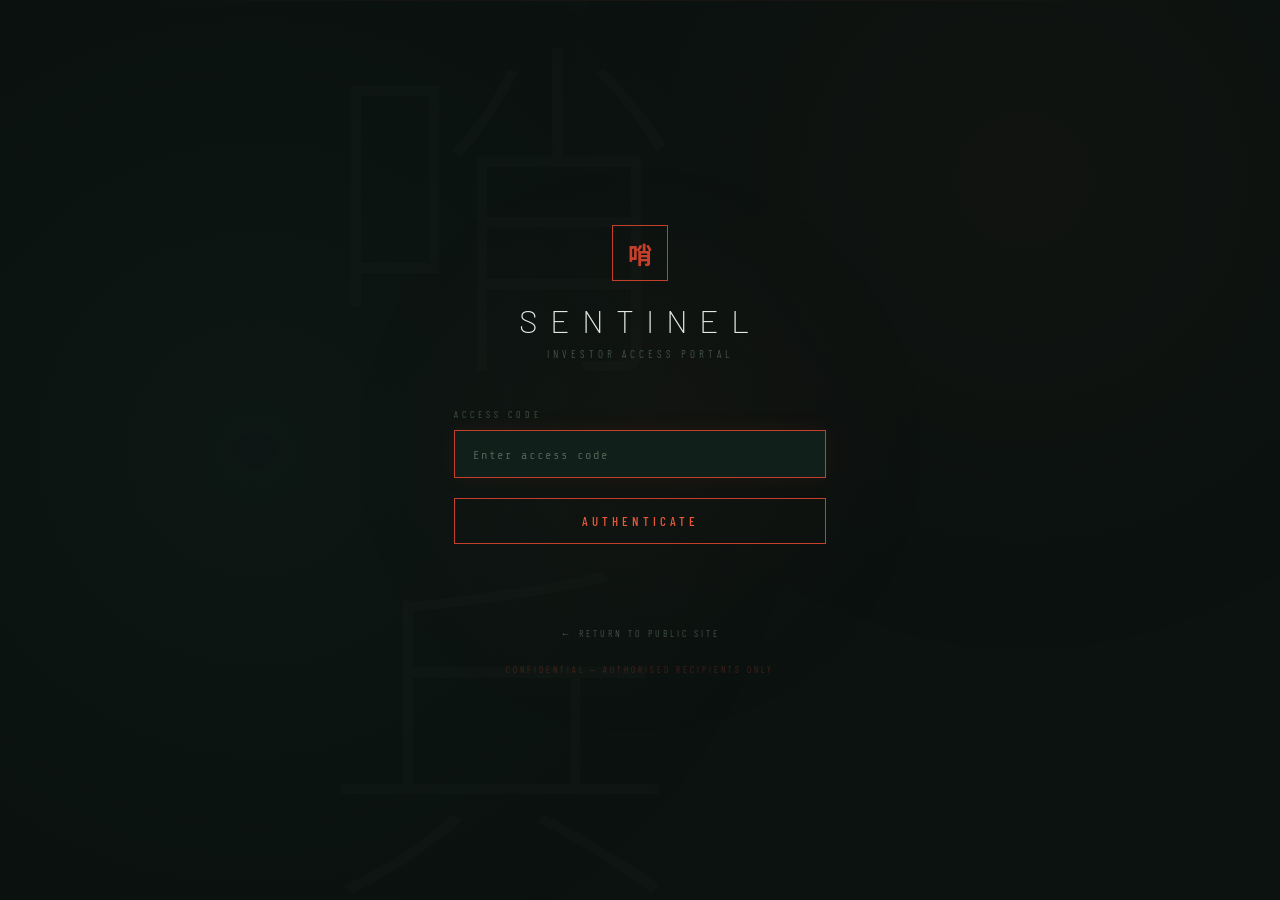
<file: gate.html>
<!DOCTYPE html>
<html lang="en">
<head>
<meta charset="UTF-8">
<meta name="viewport" content="width=device-width, initial-scale=1.0">
<title>Sentinel Robotics — Investor Access</title>
<link rel="stylesheet" href="css/sentinel.css">
<style>
body {
  height: 100vh;
  display: flex;
  flex-direction: column;
  overflow: hidden;
}

.gate-layout {
  flex: 1;
  display: flex;
  align-items: center;
  justify-content: center;
  position: relative;
}

.gate-layout::before {
  content: '';
  position: absolute;
  top: 50%;
  left: 50%;
  transform: translate(-50%, -50%);
  width: 600px;
  height: 600px;
  background: radial-gradient(circle, rgba(196, 64, 42, 0.04) 0%, transparent 70%);
  pointer-events: none;
}

.gate-kanji-bg {
  position: fixed;
  top: 50%;
  left: 50%;
  transform: translate(-50%, -50%);
  font-family: 'Noto Sans JP', sans-serif;
  font-weight: 100;
  font-size: min(40vw, 360px);
  color: rgba(255,255,255,0.015);
  user-select: none;
  pointer-events: none;
  letter-spacing: 20px;
}

.gate-box {
  width: 100%;
  max-width: 420px;
  padding: 0 24px;
  position: relative;
  z-index: 1;
}

.gate-brand {
  text-align: center;
  margin-bottom: 48px;
}

.gate-mark {
  width: 56px;
  height: 56px;
  border: 1px solid var(--accent);
  display: flex;
  align-items: center;
  justify-content: center;
  margin: 0 auto 20px;
  font-family: 'Noto Sans JP', sans-serif;
  font-weight: 700;
  font-size: 24px;
  color: var(--accent);
}

.gate-title {
  font-family: 'Barlow', sans-serif;
  font-weight: 200;
  font-size: 32px;
  letter-spacing: 12px;
  text-transform: uppercase;
  color: var(--fg);
  margin-bottom: 8px;
}

.gate-sub {
  font-family: 'Barlow Condensed', sans-serif;
  font-weight: 300;
  font-size: 11px;
  letter-spacing: 4px;
  text-transform: uppercase;
  color: var(--fg3);
}

.gate-form {
  margin-top: 0;
}

.gate-label {
  display: block;
  font-family: 'Barlow Condensed', sans-serif;
  font-weight: 300;
  font-size: 10px;
  letter-spacing: 4px;
  text-transform: uppercase;
  color: var(--fg3);
  margin-bottom: 10px;
}

.gate-input-wrap {
  position: relative;
  margin-bottom: 20px;
}

.gate-input {
  width: 100%;
  background: var(--bg2);
  border: 1px solid var(--rule2);
  color: var(--fg);
  font-family: 'Share Tech Mono', monospace;
  font-size: 16px;
  letter-spacing: 4px;
  padding: 14px 18px;
  outline: none;
  transition: border-color 0.3s;
}

.gate-input::placeholder {
  color: var(--fg3);
  letter-spacing: 2px;
  font-size: 12px;
}

.gate-input:focus {
  border-color: var(--accent);
  box-shadow: 0 0 20px rgba(196, 64, 42, 0.1);
}

.gate-input.error {
  border-color: var(--accent);
  animation: shake 0.4s ease;
}

@keyframes shake {
  0%, 100% { transform: translateX(0); }
  25% { transform: translateX(-6px); }
  75% { transform: translateX(6px); }
}

.gate-submit {
  width: 100%;
  background: transparent;
  border: 1px solid var(--accent);
  color: var(--accent2);
  font-family: 'Barlow Condensed', sans-serif;
  font-weight: 500;
  font-size: 13px;
  letter-spacing: 4px;
  text-transform: uppercase;
  padding: 14px;
  cursor: pointer;
  transition: all 0.3s;
}

.gate-submit:hover {
  background: var(--accent);
  color: var(--fg);
  box-shadow: 0 0 30px var(--accent-glow);
}

.gate-error {
  font-family: 'Barlow Condensed', sans-serif;
  font-weight: 300;
  font-size: 11px;
  letter-spacing: 3px;
  color: var(--accent);
  text-align: center;
  margin-top: 16px;
  opacity: 0;
  transition: opacity 0.3s;
}

.gate-error.visible {
  opacity: 1;
}

.gate-footer {
  text-align: center;
  margin-top: 48px;
}

.gate-footer a {
  font-family: 'Barlow Condensed', sans-serif;
  font-weight: 300;
  font-size: 10px;
  letter-spacing: 3px;
  text-transform: uppercase;
  color: var(--fg3);
  text-decoration: none;
  transition: color 0.2s;
}

.gate-footer a:hover {
  color: var(--fg2);
}

.gate-class {
  font-family: 'Barlow Condensed', sans-serif;
  font-weight: 300;
  font-size: 9px;
  letter-spacing: 3px;
  text-transform: uppercase;
  color: var(--accent);
  opacity: 0.4;
  text-align: center;
  margin-top: 24px;
}
</style>
</head>
<body>

<div class="scanline"></div>
<div class="gate-kanji-bg">哨兵</div>

<div class="gate-layout">
  <div class="gate-box">
    <div class="gate-brand">
      <div class="gate-mark">哨</div>
      <div class="gate-title">Sentinel</div>
      <div class="gate-sub">Investor Access Portal</div>
    </div>

    <form class="gate-form" id="gateForm">
      <label class="gate-label">Access Code</label>
      <div class="gate-input-wrap">
        <input
          type="password"
          class="gate-input"
          id="gatePassword"
          placeholder="Enter access code"
          autocomplete="off"
          autofocus
        >
      </div>
      <button type="submit" class="gate-submit">Authenticate</button>
      <div class="gate-error" id="gateError">Access denied. Invalid credentials.</div>
    </form>

    <div class="gate-footer">
      <a href="index.html">&larr; Return to Public Site</a>
    </div>

    <div class="gate-class">Confidential &mdash; Authorised Recipients Only</div>
  </div>
</div>

<script src="/js/auth.js"></script>
<script>
// If already authenticated, redirect to deck
try {
  if (typeof isAuthenticated === 'function' && isAuthenticated()) {
    window.location.href = '/deck/index.html';
  }
} catch(e) { console.error('Auth check failed:', e); }

async function handleLogin() {
  const input = document.getElementById('gatePassword');
  const error = document.getElementById('gateError');
  if (!input.value) return;

  input.classList.remove('error');
  error.classList.remove('visible');

  try {
    const valid = await verifyPassword(input.value);

    if (valid) {
      setAuthenticated();
      document.body.style.transition = 'opacity 0.5s';
      document.body.style.opacity = '0';
      setTimeout(function() {
        window.location.href = '/deck/index.html';
      }, 500);
    } else {
      input.classList.add('error');
      error.classList.add('visible');
      setTimeout(function() { input.classList.remove('error'); }, 400);
      input.value = '';
      input.focus();
    }
  } catch(err) {
    console.error('Login error:', err);
    error.textContent = 'Authentication error. Please try again.';
    error.classList.add('visible');
  }
}

document.getElementById('gateForm').addEventListener('submit', function(e) {
  e.preventDefault();
  handleLogin();
});

document.querySelector('.gate-submit').addEventListener('click', function(e) {
  e.preventDefault();
  handleLogin();
});

document.getElementById('gatePassword').addEventListener('keydown', function(e) {
  if (e.key === 'Enter') {
    e.preventDefault();
    handleLogin();
  }
});
</script>
</body>
</html>
</file>
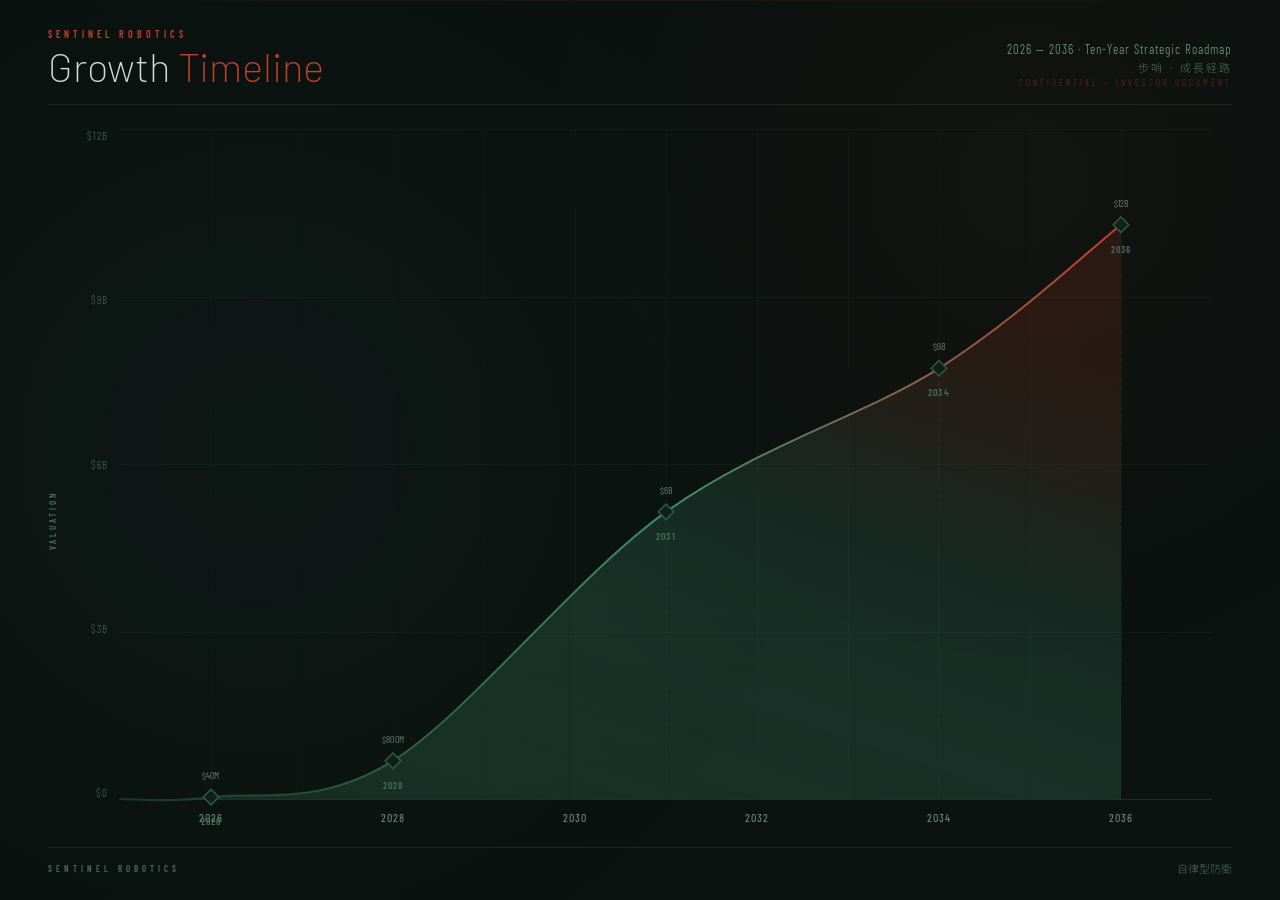
<file: maps/growth-timeline.html>
<!DOCTYPE html>
<html lang="en">
<head>
<meta charset="UTF-8">
<meta name="viewport" content="width=device-width, initial-scale=1.0">
<title>Sentinel Robotics — Growth Timeline</title>
<link href="https://fonts.googleapis.com/css2?family=Barlow:wght@200;300;400;500;600&family=Barlow+Condensed:wght@300;400;600&family=Noto+Sans+JP:wght@300;400;500&display=swap" rel="stylesheet">
<style>
  :root {
    --deep-carbon: #0b1210;
    --forest-black: #111f1a;
    --sentinel-red: #c4402a;
    --sentinel-red-glow: rgba(196, 64, 42, 0.35);
    --carbon-green-dim: #1a3329;
    --carbon-green-mid: #2a5c47;
    --carbon-green-light: #3d8b6e;
    --text-primary: #d4ddd8;
    --text-secondary: #7a9b8c;
    --text-dim: #4a6b5c;
    --rule-color: rgba(61, 139, 110, 0.2);
  }

  * { margin: 0; padding: 0; box-sizing: border-box; }

  body {
    background: var(--deep-carbon);
    color: var(--text-primary);
    font-family: 'Barlow', sans-serif;
    font-weight: 300;
    height: 100vh;
    overflow: hidden;
  }

  body::before {
    content: '';
    position: fixed;
    inset: 0;
    background-image:
      radial-gradient(circle at 20% 50%, rgba(42, 92, 71, 0.08) 0%, transparent 50%),
      radial-gradient(circle at 80% 20%, rgba(196, 64, 42, 0.04) 0%, transparent 40%);
    pointer-events: none;
  }

  .layout {
    position: relative;
    z-index: 1;
    height: 100vh;
    display: flex;
    flex-direction: column;
    padding: 28px 48px 24px;
  }

  /* ── HEADER ── */
  .header {
    display: flex;
    justify-content: space-between;
    align-items: flex-end;
    padding-bottom: 16px;
    border-bottom: 1px solid var(--rule-color);
    flex-shrink: 0;
  }

  .header-left { display: flex; flex-direction: column; }

  .header-label {
    font-family: 'Barlow Condensed', sans-serif;
    font-weight: 600;
    font-size: 10px;
    letter-spacing: 4px;
    text-transform: uppercase;
    color: var(--sentinel-red);
    margin-bottom: 4px;
  }

  .header-title {
    font-family: 'Barlow', sans-serif;
    font-weight: 200;
    font-size: clamp(24px, 3.5vw, 40px);
    line-height: 1.1;
    color: var(--text-primary);
  }

  .header-title span { color: var(--sentinel-red); }

  .header-right {
    text-align: right;
    display: flex;
    flex-direction: column;
    align-items: flex-end;
    gap: 2px;
  }

  .header-sub {
    font-family: 'Barlow Condensed', sans-serif;
    font-weight: 300;
    font-size: 13px;
    color: var(--text-secondary);
    letter-spacing: 1px;
  }

  .header-kanji {
    font-family: 'Noto Sans JP', sans-serif;
    font-weight: 300;
    font-size: 11px;
    color: var(--text-dim);
    letter-spacing: 2px;
  }

  .header-class {
    font-family: 'Barlow Condensed', sans-serif;
    font-weight: 300;
    font-size: 9px;
    letter-spacing: 3px;
    text-transform: uppercase;
    color: var(--sentinel-red);
    opacity: 0.5;
  }

  /* ── GRAPH AREA ── */
  .graph-area {
    flex: 1;
    position: relative;
    margin-top: 24px;
    min-height: 0;
  }

  .graph-canvas {
    position: absolute;
    inset: 0;
  }

  /* Y-axis labels */
  .y-axis {
    position: absolute;
    left: 0;
    top: 0;
    bottom: 40px;
    width: 72px;
    display: flex;
    flex-direction: column;
    justify-content: space-between;
    pointer-events: none;
  }

  .y-tick {
    font-family: 'Barlow Condensed', sans-serif;
    font-weight: 300;
    font-size: 11px;
    color: var(--text-dim);
    letter-spacing: 1px;
    text-align: right;
    padding-right: 12px;
  }

  .y-label {
    position: absolute;
    left: -26px;
    top: 50%;
    transform: rotate(-90deg) translateX(-50%);
    transform-origin: center center;
    font-family: 'Barlow Condensed', sans-serif;
    font-weight: 600;
    font-size: 9px;
    letter-spacing: 3px;
    text-transform: uppercase;
    color: var(--text-dim);
    white-space: nowrap;
  }

  /* X-axis */
  .x-axis {
    position: absolute;
    left: 72px;
    right: 20px;
    bottom: 0;
    height: 40px;
    display: flex;
    align-items: flex-start;
    padding-top: 10px;
    border-top: 1px solid var(--rule-color);
  }

  .x-tick {
    position: absolute;
    font-family: 'Barlow Condensed', sans-serif;
    font-weight: 400;
    font-size: 12px;
    color: var(--text-secondary);
    letter-spacing: 1px;
    text-align: center;
    transform: translateX(-50%);
  }

  /* Grid lines */
  .grid-container {
    position: absolute;
    top: 0;
    left: 72px;
    right: 20px;
    bottom: 40px;
    overflow: visible;
  }

  .grid-line-h {
    position: absolute;
    left: 0;
    right: 0;
    height: 1px;
    background: var(--rule-color);
    opacity: 0.4;
  }

  .grid-line-v {
    position: absolute;
    top: 0;
    bottom: 0;
    width: 1px;
    background: var(--rule-color);
    opacity: 0.25;
  }

  /* SVG container */
  .graph-svg {
    position: absolute;
    top: 0;
    left: 72px;
    right: 20px;
    bottom: 40px;
  }

  .graph-svg svg {
    width: 100%;
    height: 100%;
    overflow: visible;
  }

  .gradient-area {
    opacity: 0;
    animation: areaFadeIn 2s ease 0.5s forwards;
  }

  @keyframes areaFadeIn { to { opacity: 1; } }

  .growth-line {
    fill: none;
    stroke-width: 2;
    stroke-linecap: round;
    stroke-linejoin: round;
    stroke-dasharray: 2000;
    stroke-dashoffset: 2000;
    animation: drawLine 2.5s ease 0.3s forwards;
  }

  @keyframes drawLine { to { stroke-dashoffset: 0; } }

  .node-group {
    cursor: pointer;
    opacity: 0;
    animation: nodeIn 0.5s ease forwards;
  }

  .node-group:nth-of-type(1) { animation-delay: 1.0s; }
  .node-group:nth-of-type(2) { animation-delay: 1.3s; }
  .node-group:nth-of-type(3) { animation-delay: 1.6s; }
  .node-group:nth-of-type(4) { animation-delay: 1.9s; }
  .node-group:nth-of-type(5) { animation-delay: 2.2s; }

  @keyframes nodeIn { to { opacity: 1; } }

  .node-diamond-shape {
    transition: all 0.3s ease;
  }

  .node-group:hover .node-diamond-shape,
  .node-group.active .node-diamond-shape {
    fill: var(--sentinel-red) !important;
    stroke: var(--sentinel-red) !important;
    filter: drop-shadow(0 0 12px rgba(196, 64, 42, 0.6));
  }

  .node-year-label {
    font-family: 'Barlow Condensed', sans-serif;
    font-weight: 600;
    font-size: 10px;
    fill: var(--text-dim);
    letter-spacing: 1px;
    text-anchor: middle;
    transition: fill 0.3s ease;
  }

  .node-group:hover .node-year-label,
  .node-group.active .node-year-label {
    fill: var(--sentinel-red);
  }

  .node-val-label {
    font-family: 'Barlow Condensed', sans-serif;
    font-weight: 300;
    font-size: 10px;
    fill: var(--text-secondary);
    text-anchor: middle;
    transition: fill 0.3s ease;
  }

  .node-group:hover .node-val-label,
  .node-group.active .node-val-label {
    fill: var(--text-primary);
  }

  /* ── POPUP ── */
  .popup {
    position: absolute;
    width: 380px;
    background: var(--forest-black);
    border: 1px solid var(--rule-color);
    padding: 22px 24px;
    pointer-events: none;
    opacity: 0;
    transform: translateY(8px);
    transition: opacity 0.3s ease, transform 0.3s ease;
    z-index: 50;
    box-shadow: 0 8px 40px rgba(0,0,0,0.5), 0 0 30px rgba(196, 64, 42, 0.05);
  }

  .popup.visible {
    opacity: 1;
    transform: translateY(0);
  }

  .popup-phase {
    font-family: 'Barlow Condensed', sans-serif;
    font-weight: 600;
    font-size: 10px;
    letter-spacing: 3px;
    text-transform: uppercase;
    color: var(--sentinel-red);
    margin-bottom: 6px;
  }

  .popup-title {
    font-family: 'Barlow', sans-serif;
    font-weight: 200;
    font-size: 18px;
    color: var(--text-primary);
    margin-bottom: 12px;
    line-height: 1.3;
  }

  .popup-body {
    font-family: 'Barlow', sans-serif;
    font-weight: 300;
    font-size: 12.5px;
    line-height: 1.7;
    color: var(--text-secondary);
    margin-bottom: 16px;
  }

  .popup-metrics {
    display: grid;
    grid-template-columns: 1fr 1fr;
    gap: 10px;
    padding-top: 14px;
    border-top: 1px solid var(--rule-color);
  }

  .popup-metric-label {
    font-family: 'Barlow Condensed', sans-serif;
    font-weight: 300;
    font-size: 9px;
    letter-spacing: 2px;
    text-transform: uppercase;
    color: var(--text-dim);
    margin-bottom: 2px;
  }

  .popup-metric-value {
    font-family: 'Barlow', sans-serif;
    font-weight: 200;
    font-size: 16px;
    color: var(--text-primary);
  }

  .popup-metric-value .unit {
    font-size: 11px;
    color: var(--text-secondary);
    font-weight: 300;
  }

  /* ── FOOTER ── */
  .footer {
    flex-shrink: 0;
    padding-top: 12px;
    border-top: 1px solid var(--rule-color);
    display: flex;
    justify-content: space-between;
    align-items: center;
    margin-top: 8px;
  }

  .footer-brand {
    font-family: 'Barlow Condensed', sans-serif;
    font-weight: 600;
    font-size: 9px;
    letter-spacing: 4px;
    text-transform: uppercase;
    color: var(--text-dim);
  }

  .footer-kanji {
    font-family: 'Noto Sans JP', sans-serif;
    font-weight: 300;
    font-size: 11px;
    color: var(--text-dim);
  }

  /* ── SCANLINE ── */
  .scanline {
    position: fixed;
    top: 0; left: 0;
    width: 100%;
    height: 1px;
    background: linear-gradient(90deg, transparent, var(--sentinel-red-glow), transparent);
    opacity: 0.3;
    animation: scanDown 10s linear infinite;
    pointer-events: none;
    z-index: 100;
  }

  @keyframes scanDown { 0% { top: -2px; } 100% { top: 100%; } }

  /* ── MOBILE ── */
  @media (max-width: 900px) {
    body { overflow: auto; height: auto; }
    .layout { height: auto; min-height: 100vh; padding: 20px 16px; }
    .graph-area { min-height: 500px; }
    .graph-canvas { height: 500px; }
    .popup { width: 280px; }
    .y-label { display: none; }
    .y-axis { width: 50px; }
    .graph-svg, .grid-container { left: 50px; }
    .x-axis { left: 50px; }
    .header { flex-direction: column; align-items: flex-start; gap: 8px; }
    .header-right { text-align: left; align-items: flex-start; }
  }
</style>
</head>
<body>

<div class="scanline"></div>

<div class="layout">

  <div class="header">
    <div class="header-left">
      <div class="header-label">Sentinel Robotics</div>
      <h1 class="header-title">Growth <span>Timeline</span></h1>
    </div>
    <div class="header-right">
      <div class="header-sub">2026 — 2036 · Ten-Year Strategic Roadmap</div>
      <div class="header-kanji">歩哨 · 成長経路</div>
      <div class="header-class">Confidential — Investor Document</div>
    </div>
  </div>

  <div class="graph-area">
    <div class="graph-canvas">
      <div class="y-label">Valuation</div>
      <div class="y-axis" id="yAxis"></div>
      <div class="grid-container" id="gridContainer"></div>
      <div class="x-axis" id="xAxis"></div>
      <div class="graph-svg" id="graphSvg"></div>
    </div>
    <div class="popup" id="popup">
      <div class="popup-phase" id="popupPhase"></div>
      <div class="popup-title" id="popupTitle"></div>
      <div class="popup-body" id="popupBody"></div>
      <div class="popup-metrics" id="popupMetrics"></div>
    </div>
  </div>

  <div class="footer">
    <div class="footer-brand">Sentinel Robotics</div>
    <div class="footer-kanji">自律型防衛</div>
  </div>

</div>

<script>
const DATA = [
  {
    year: 2026, valB: 0.04, valLabel: '$40M',
    phase: '2026', title: 'Seed · Prototype Lock',
    body: 'Core effector targets TRL 7–8 in mud, rain, heat. AI pipeline begins logging real engagements. Seed round closes at $5–10M+. First 10–50 unit pilots on private and state land.',
    metrics: [
      { label: 'Units', value: '10–50', unit: 'pilots' },
      { label: 'Team', value: '10–20', unit: '' },
      { label: 'Funding', value: '$5–10M', unit: 'seed' },
      { label: 'Valuation', value: '$40M', unit: 'post-money' },
    ]
  },
  {
    year: 2028, valB: 0.8, valLabel: '$800M',
    phase: '2027–2029', title: 'National Pilot Contracts · $100M+ ARR',
    body: 'Series A closes Q4 2027 ($20–40M) with ag/defense crossover capital. 500–2,000 units deployed under FSCP-style pilots and state programs. Subscription model proves 5–10x ROI vs trapping/poison. Data moat draws early DoD/prime interest in C-UAS robustness datasets. US manufacturing line stands up. Break-even on hardware; data licensing margins activate.',
    metrics: [
      { label: 'Revenue', value: '$100M+', unit: 'ARR' },
      { label: 'Units', value: '1,500+', unit: 'deployed' },
      { label: 'Headcount', value: '~100', unit: '' },
      { label: 'Valuation', value: '$800M', unit: '' },
    ]
  },
  {
    year: 2031, valB: 6, valLabel: '$6B',
    phase: '2029–2032', title: 'Category Dominance · Dual-Use Revenue Engine',
    body: 'Full autonomy loop (detect-classify-neutralize-report) at scale. 5,000–15,000+ units across core ag/conservation acres. National USDA/APHIS biosecurity grid contracts. International allied interest under export controls. C-UAS training data licensing + derived low-cost kinetic platforms. Recurring revenue dwarfs hardware. Possible strategic JV or defense spin-off. Cash-flow positive.',
    metrics: [
      { label: 'Revenue', value: '$1B+', unit: 'ARR' },
      { label: 'Units', value: '12,000+', unit: 'deployed' },
      { label: 'Headcount', value: '~450', unit: '' },
      { label: 'Valuation', value: '$6B', unit: '' },
    ]
  },
  {
    year: 2034, valB: 9, valLabel: '$9B',
    phase: '2032–2035', title: 'National Infrastructure · Global Footprint',
    body: 'Sentinel becomes the de-facto US biosecurity backbone. Millions of acres under coverage integrated into state/federal grids. Measurable ecological wins with documented damage reduction in the billions annually. Defense revenue rivals or exceeds pest-control. Controlled global footprint in allied nations. Advanced gens add swarming, modular effectors, hybrid human-AI oversight.',
    metrics: [
      { label: 'Coverage', value: 'Millions', unit: 'acres' },
      { label: 'Defense Rev', value: 'Rivals', unit: 'ag revenue' },
      { label: 'Global', value: 'Allied', unit: 'nations' },
      { label: 'Valuation', value: '$9B', unit: '' },
    ]
  },
  {
    year: 2036, valB: 12, valLabel: '$12B',
    phase: '2036', title: '20-Year End State',
    body: 'Durable American manufacturing engine. Planetary-scale AI models fed by real kinetic biology data. Ethical kinetic replacement for broad-spectrum poisons plus the most robust combat AI training dataset on Earth. IPO or major acquisition interest from primes and big ag.',
    metrics: [
      { label: 'Valuation', value: '$12B', unit: '' },
      { label: 'Exit', value: 'IPO', unit: '/ acquisition' },
      { label: 'Data Moat', value: 'Planetary', unit: 'scale' },
      { label: 'Legacy', value: 'Locked', unit: '' },
    ]
  },
];

const MIN_YEAR = 2025;
const MAX_YEAR = 2037;
const MAX_VAL = 14;
const Y_TICKS = ['$12B', '$9B', '$6B', '$3B', '$0'];

let activeNode = null;

function buildGraph() {
  const container = document.getElementById('graphSvg');
  const gridContainer = document.getElementById('gridContainer');
  const xAxisEl = document.getElementById('xAxis');
  const yAxisEl = document.getElementById('yAxis');
  const rect = container.getBoundingClientRect();
  const W = rect.width;
  const H = rect.height;

  if (W === 0 || H === 0) return;

  // Y axis
  yAxisEl.innerHTML = Y_TICKS.map(t => `<div class="y-tick">${t}</div>`).join('');

  // Grid
  gridContainer.innerHTML = '';
  for (let i = 0; i < Y_TICKS.length; i++) {
    const line = document.createElement('div');
    line.className = 'grid-line-h';
    line.style.top = `${(i / (Y_TICKS.length - 1)) * 100}%`;
    gridContainer.appendChild(line);
  }
  for (let yr = 2026; yr <= 2036; yr++) {
    const pct = ((yr - MIN_YEAR) / (MAX_YEAR - MIN_YEAR)) * 100;
    const line = document.createElement('div');
    line.className = 'grid-line-v';
    line.style.left = `${pct}%`;
    gridContainer.appendChild(line);
  }

  // X axis
  xAxisEl.innerHTML = '';
  for (let yr = 2026; yr <= 2036; yr += 2) {
    const tick = document.createElement('div');
    tick.className = 'x-tick';
    tick.textContent = yr;
    const pct = ((yr - MIN_YEAR) / (MAX_YEAR - MIN_YEAR)) * 100;
    tick.style.left = `${pct}%`;
    xAxisEl.appendChild(tick);
  }

  function xPos(year) { return (year - MIN_YEAR) / (MAX_YEAR - MIN_YEAR) * W; }
  function yPos(valB) { return H - (valB / MAX_VAL) * H; }

  const curvePoints = [
    { x: xPos(MIN_YEAR), y: yPos(0) },
    ...DATA.map(d => ({ x: xPos(d.year), y: yPos(d.valB) }))
  ];

  function catmullRom(pts) {
    if (pts.length < 2) return '';
    let d = `M${pts[0].x},${pts[0].y}`;
    for (let i = 0; i < pts.length - 1; i++) {
      const p0 = pts[Math.max(i - 1, 0)];
      const p1 = pts[i];
      const p2 = pts[i + 1];
      const p3 = pts[Math.min(i + 2, pts.length - 1)];
      const cp1x = p1.x + (p2.x - p0.x) / 6;
      const cp1y = p1.y + (p2.y - p0.y) / 6;
      const cp2x = p2.x - (p3.x - p1.x) / 6;
      const cp2y = p2.y - (p3.y - p1.y) / 6;
      d += ` C${cp1x},${cp1y} ${cp2x},${cp2y} ${p2.x},${p2.y}`;
    }
    return d;
  }

  const linePath = catmullRom(curvePoints);
  const last = curvePoints[curvePoints.length - 1];
  const first = curvePoints[0];
  const areaPath = linePath + ` L${last.x},${H} L${first.x},${H} Z`;

  const svgNS = 'http://www.w3.org/2000/svg';
  const svg = document.createElementNS(svgNS, 'svg');
  svg.setAttribute('viewBox', `0 0 ${W} ${H}`);
  svg.setAttribute('preserveAspectRatio', 'none');

  const defs = document.createElementNS(svgNS, 'defs');

  // Area gradient
  const grad = document.createElementNS(svgNS, 'linearGradient');
  grad.setAttribute('id', 'areaGrad');
  grad.setAttribute('x1', '0'); grad.setAttribute('y1', '1');
  grad.setAttribute('x2', '0.6'); grad.setAttribute('y2', '0');
  [
    { offset: '0%', color: 'rgba(26,51,41,0.7)' },
    { offset: '35%', color: 'rgba(42,92,71,0.4)' },
    { offset: '65%', color: 'rgba(61,139,110,0.2)' },
    { offset: '100%', color: 'rgba(196,64,42,0.15)' }
  ].forEach(s => {
    const stop = document.createElementNS(svgNS, 'stop');
    stop.setAttribute('offset', s.offset);
    stop.setAttribute('stop-color', s.color);
    grad.appendChild(stop);
  });
  defs.appendChild(grad);

  // Line gradient
  const lineGrad = document.createElementNS(svgNS, 'linearGradient');
  lineGrad.setAttribute('id', 'lineGrad');
  lineGrad.setAttribute('x1', '0'); lineGrad.setAttribute('y1', '0');
  lineGrad.setAttribute('x2', '1'); lineGrad.setAttribute('y2', '0');
  [
    { offset: '0%', color: '#1a3329' },
    { offset: '25%', color: '#2a5c47' },
    { offset: '55%', color: '#3d8b6e' },
    { offset: '100%', color: '#c4402a' }
  ].forEach(s => {
    const stop = document.createElementNS(svgNS, 'stop');
    stop.setAttribute('offset', s.offset);
    stop.setAttribute('stop-color', s.color);
    lineGrad.appendChild(stop);
  });
  defs.appendChild(lineGrad);

  svg.appendChild(defs);

  // Area
  const area = document.createElementNS(svgNS, 'path');
  area.setAttribute('d', areaPath);
  area.setAttribute('fill', 'url(#areaGrad)');
  area.classList.add('gradient-area');
  svg.appendChild(area);

  // Line
  const line = document.createElementNS(svgNS, 'path');
  line.setAttribute('d', linePath);
  line.setAttribute('stroke', 'url(#lineGrad)');
  line.classList.add('growth-line');
  svg.appendChild(line);

  // Nodes
  const popup = document.getElementById('popup');

  DATA.forEach((d, i) => {
    const cx = xPos(d.year);
    const cy = yPos(d.valB);

    const g = document.createElementNS(svgNS, 'g');
    g.classList.add('node-group');
    g.dataset.index = i;

    // Hover hit area
    const hit = document.createElementNS(svgNS, 'circle');
    hit.setAttribute('cx', cx);
    hit.setAttribute('cy', cy);
    hit.setAttribute('r', 24);
    hit.setAttribute('fill', 'transparent');
    g.appendChild(hit);

    // Vertical guide line (subtle)
    const guide = document.createElementNS(svgNS, 'line');
    guide.setAttribute('x1', cx); guide.setAttribute('x2', cx);
    guide.setAttribute('y1', cy + 8); guide.setAttribute('y2', H);
    guide.setAttribute('stroke', 'rgba(61,139,110,0.1)');
    guide.setAttribute('stroke-width', '1');
    guide.setAttribute('stroke-dasharray', '3,4');
    g.appendChild(guide);

    // Diamond
    const size = 11;
    const diamond = document.createElementNS(svgNS, 'rect');
    diamond.setAttribute('x', cx - size/2);
    diamond.setAttribute('y', cy - size/2);
    diamond.setAttribute('width', size);
    diamond.setAttribute('height', size);
    diamond.setAttribute('transform', `rotate(45 ${cx} ${cy})`);
    diamond.setAttribute('fill', '#111f1a');
    diamond.setAttribute('stroke', '#2a5c47');
    diamond.setAttribute('stroke-width', '1.5');
    diamond.classList.add('node-diamond-shape');
    g.appendChild(diamond);

    // Valuation label above
    const valLabel = document.createElementNS(svgNS, 'text');
    valLabel.setAttribute('x', cx);
    valLabel.setAttribute('y', cy - 18);
    valLabel.classList.add('node-val-label');
    valLabel.textContent = d.valLabel;
    g.appendChild(valLabel);

    // Year label below
    const yearLabel = document.createElementNS(svgNS, 'text');
    yearLabel.setAttribute('x', cx);
    yearLabel.setAttribute('y', cy + 28);
    yearLabel.classList.add('node-year-label');
    yearLabel.textContent = d.year;
    g.appendChild(yearLabel);

    g.addEventListener('mouseenter', () => {
      if (activeNode && activeNode !== g) activeNode.classList.remove('active');
      g.classList.add('active');
      activeNode = g;
      showPopup(d, cx, cy, W, H);
    });

    g.addEventListener('mouseleave', () => {
      g.classList.remove('active');
      activeNode = null;
      popup.classList.remove('visible');
    });

    svg.appendChild(g);
  });

  container.innerHTML = '';
  container.appendChild(svg);
}

function showPopup(d, cx, cy, W, H) {
  const popup = document.getElementById('popup');
  const graphDiv = document.getElementById('graphSvg');
  const graphRect = graphDiv.getBoundingClientRect();
  const areaRect = document.querySelector('.graph-area').getBoundingClientRect();

  const pxX = (cx / W) * graphRect.width + (graphRect.left - areaRect.left);
  const pxY = (cy / H) * graphRect.height + (graphRect.top - areaRect.top);

  const popupW = 380;
  let left = pxX + 28;
  if (left + popupW > areaRect.width - 10) left = pxX - popupW - 28;
  if (left < 0) left = 10;

  let top = pxY - 60;
  if (top < 0) top = 10;
  if (top + 320 > areaRect.height) top = areaRect.height - 330;

  popup.style.left = `${left}px`;
  popup.style.top = `${top}px`;

  document.getElementById('popupPhase').textContent = d.phase;
  document.getElementById('popupTitle').textContent = d.title;
  document.getElementById('popupBody').textContent = d.body;

  document.getElementById('popupMetrics').innerHTML = d.metrics.map(m => `
    <div>
      <div class="popup-metric-label">${m.label}</div>
      <div class="popup-metric-value">${m.value} <span class="unit">${m.unit}</span></div>
    </div>
  `).join('');

  popup.classList.add('visible');
}

// Init
requestAnimationFrame(() => {
  buildGraph();
});

let resizeTimer;
window.addEventListener('resize', () => {
  clearTimeout(resizeTimer);
  resizeTimer = setTimeout(buildGraph, 150);
});
</script>

</body>
</html>
</file>
<file: css/sentinel.css>
/* ══════════════════════════════════════════════════════
   SENTINEL ROBOTICS — Unified Design System
   Carbon Green Brand · 2026
   ══════════════════════════════════════════════════════ */

@import url('https://fonts.googleapis.com/css2?family=Barlow:wght@100;200;300;400;500;600;700&family=Barlow+Condensed:wght@100;200;300;400;500;600;700;800&family=Noto+Sans+JP:wght@100;300;400;500;700&family=Share+Tech+Mono&display=swap');

:root {
  --bg:           #0b1210;
  --bg2:          #111f1a;
  --bg3:          #182a23;
  --bg-elevated:  #1e3a2e;
  --fg:           #e2e8e4;
  --fg2:          #8a9e90;
  --fg3:          #4e6355;
  --accent:       #c4402a;
  --accent2:      #e8593c;
  --accent-glow:  rgba(196, 64, 42, 0.35);
  --rule:         rgba(200, 230, 210, 0.06);
  --rule2:        rgba(200, 230, 210, 0.12);
  --green-dim:    #1a3329;
  --green-mid:    #2a5c47;
  --green-light:  #3d8b6e;
}

*, *::before, *::after { box-sizing: border-box; margin: 0; padding: 0; }

html { scroll-behavior: smooth; }

body {
  background: var(--bg);
  color: var(--fg);
  font-family: 'Barlow', sans-serif;
  font-weight: 300;
  -webkit-font-smoothing: antialiased;
  -moz-osx-font-smoothing: grayscale;
  overflow-x: hidden;
}

/* ── Typography ── */
h1, h2, h3 { font-weight: 200; }
h1 { font-size: clamp(32px, 5vw, 64px); letter-spacing: 4px; line-height: 1.1; }
h2 { font-size: clamp(24px, 3.5vw, 44px); line-height: 1.15; }
h3 { font-size: clamp(18px, 2vw, 28px); }

em { font-style: normal; color: var(--accent); }

.mono {
  font-family: 'Share Tech Mono', 'Barlow Condensed', monospace;
  letter-spacing: 2px;
}

.condensed {
  font-family: 'Barlow Condensed', sans-serif;
}

.section-tag {
  font-family: 'Barlow Condensed', sans-serif;
  font-weight: 600;
  font-size: 10px;
  letter-spacing: 4px;
  text-transform: uppercase;
  color: var(--accent);
  display: block;
  margin-bottom: 12px;
}

.section-intro {
  font-weight: 300;
  font-size: clamp(14px, 1.3vw, 17px);
  color: var(--fg2);
  line-height: 1.8;
  max-width: 680px;
  margin-top: 16px;
}

/* ── Layout ── */
.container {
  max-width: 1200px;
  margin: 0 auto;
  padding: 0 40px;
}

@media (max-width: 768px) {
  .container { padding: 0 20px; }
}

section {
  padding: 100px 0;
}

@media (max-width: 768px) {
  section { padding: 60px 0; }
}

/* ── Scanline Effect ── */
.scanline {
  position: fixed;
  top: 0;
  left: 0;
  width: 100%;
  height: 1px;
  background: linear-gradient(90deg, transparent, var(--accent-glow), transparent);
  opacity: 0.25;
  animation: scanDown 12s linear infinite;
  pointer-events: none;
  z-index: 9999;
}

@keyframes scanDown { 0% { top: -2px; } 100% { top: 100%; } }

/* ── Hex Background Pattern ── */
body::before {
  content: '';
  position: fixed;
  inset: 0;
  background-image:
    radial-gradient(circle at 20% 50%, rgba(42, 92, 71, 0.06) 0%, transparent 50%),
    radial-gradient(circle at 80% 20%, rgba(196, 64, 42, 0.03) 0%, transparent 40%);
  pointer-events: none;
  z-index: -1;
}

/* ── Buttons ── */
.btn-primary {
  display: inline-block;
  background: var(--accent);
  color: var(--fg);
  font-family: 'Barlow Condensed', sans-serif;
  font-weight: 500;
  font-size: 13px;
  letter-spacing: 3px;
  text-transform: uppercase;
  text-decoration: none;
  padding: 12px 32px;
  border: 1px solid var(--accent);
  cursor: pointer;
  transition: all 0.25s;
}

.btn-primary:hover {
  background: transparent;
  color: var(--accent2);
  box-shadow: 0 0 20px var(--accent-glow);
}

.btn-outline {
  display: inline-block;
  background: transparent;
  color: var(--accent2);
  font-family: 'Barlow Condensed', sans-serif;
  font-weight: 400;
  font-size: 12px;
  letter-spacing: 3px;
  text-transform: uppercase;
  text-decoration: none;
  padding: 10px 28px;
  border: 1px solid var(--accent);
  cursor: pointer;
  transition: all 0.25s;
}

.btn-outline:hover {
  background: var(--accent);
  color: var(--fg);
}

/* ── Fade-in animations ── */
.fade-up {
  opacity: 0;
  transform: translateY(24px);
  transition: opacity 0.7s ease, transform 0.7s ease;
}

.fade-up.visible {
  opacity: 1;
  transform: translateY(0);
}

/* ── Navigation ── */
.site-nav {
  position: fixed;
  top: 0;
  left: 0;
  right: 0;
  z-index: 1000;
  background: rgba(11, 18, 16, 0.92);
  backdrop-filter: blur(12px);
  -webkit-backdrop-filter: blur(12px);
  border-bottom: 1px solid var(--rule2);
  padding: 0 40px;
  transition: transform 0.3s;
}

.nav-inner {
  max-width: 1200px;
  margin: 0 auto;
  display: flex;
  align-items: center;
  justify-content: space-between;
  height: 56px;
}

.nav-brand {
  display: flex;
  align-items: center;
  gap: 12px;
  text-decoration: none;
}

.nav-mark {
  width: 28px;
  height: 28px;
  border: 1px solid var(--accent);
  display: flex;
  align-items: center;
  justify-content: center;
  font-family: 'Noto Sans JP', sans-serif;
  font-weight: 700;
  font-size: 12px;
  color: var(--accent);
}

.nav-wordmark {
  font-family: 'Barlow', sans-serif;
  font-weight: 200;
  font-size: 16px;
  letter-spacing: 8px;
  text-transform: uppercase;
  color: var(--fg);
}

.nav-links {
  display: flex;
  align-items: center;
  gap: 28px;
  list-style: none;
}

.nav-links a {
  font-family: 'Barlow Condensed', sans-serif;
  font-weight: 300;
  font-size: 11px;
  letter-spacing: 3px;
  text-transform: uppercase;
  color: var(--fg3);
  text-decoration: none;
  transition: color 0.2s;
}

.nav-links a:hover {
  color: var(--accent2);
}

.nav-links .nav-cta {
  color: var(--accent2);
  border: 1px solid var(--accent);
  padding: 6px 16px;
}

.nav-links .nav-cta:hover {
  background: var(--accent);
  color: var(--fg);
}

.nav-hamburger {
  display: none;
  background: none;
  border: none;
  cursor: pointer;
  padding: 4px;
}

.nav-hamburger span {
  display: block;
  width: 22px;
  height: 1px;
  background: var(--fg2);
  margin: 5px 0;
  transition: all 0.3s;
}

@media (max-width: 768px) {
  .site-nav { padding: 0 20px; }
  .nav-hamburger { display: block; }
  .nav-links {
    display: none;
    position: absolute;
    top: 56px;
    left: 0;
    right: 0;
    background: rgba(11, 18, 16, 0.97);
    flex-direction: column;
    padding: 20px;
    gap: 16px;
    border-bottom: 1px solid var(--rule2);
  }
  .nav-links.open { display: flex; }
}

/* ── Footer ── */
.site-footer {
  border-top: 1px solid var(--rule2);
  padding: 32px 0;
  margin-top: 0;
}

.footer-inner {
  max-width: 1200px;
  margin: 0 auto;
  padding: 0 40px;
  display: flex;
  justify-content: space-between;
  align-items: center;
  flex-wrap: wrap;
  gap: 16px;
}

.footer-brand {
  display: flex;
  align-items: center;
  gap: 12px;
}

.footer-brand .name {
  font-family: 'Barlow Condensed', sans-serif;
  font-weight: 300;
  font-size: 10px;
  letter-spacing: 4px;
  text-transform: uppercase;
  color: var(--fg3);
}

.footer-brand .jp {
  font-family: 'Noto Sans JP', sans-serif;
  font-weight: 100;
  font-size: 10px;
  color: var(--fg3);
  letter-spacing: 2px;
}

.footer-conf {
  font-family: 'Barlow Condensed', sans-serif;
  font-weight: 300;
  font-size: 9px;
  letter-spacing: 3px;
  text-transform: uppercase;
  color: var(--fg3);
  text-align: right;
}

@media (max-width: 768px) {
  .footer-inner { flex-direction: column; align-items: flex-start; padding: 0 20px; }
  .footer-conf { text-align: left; }
}
</file>
